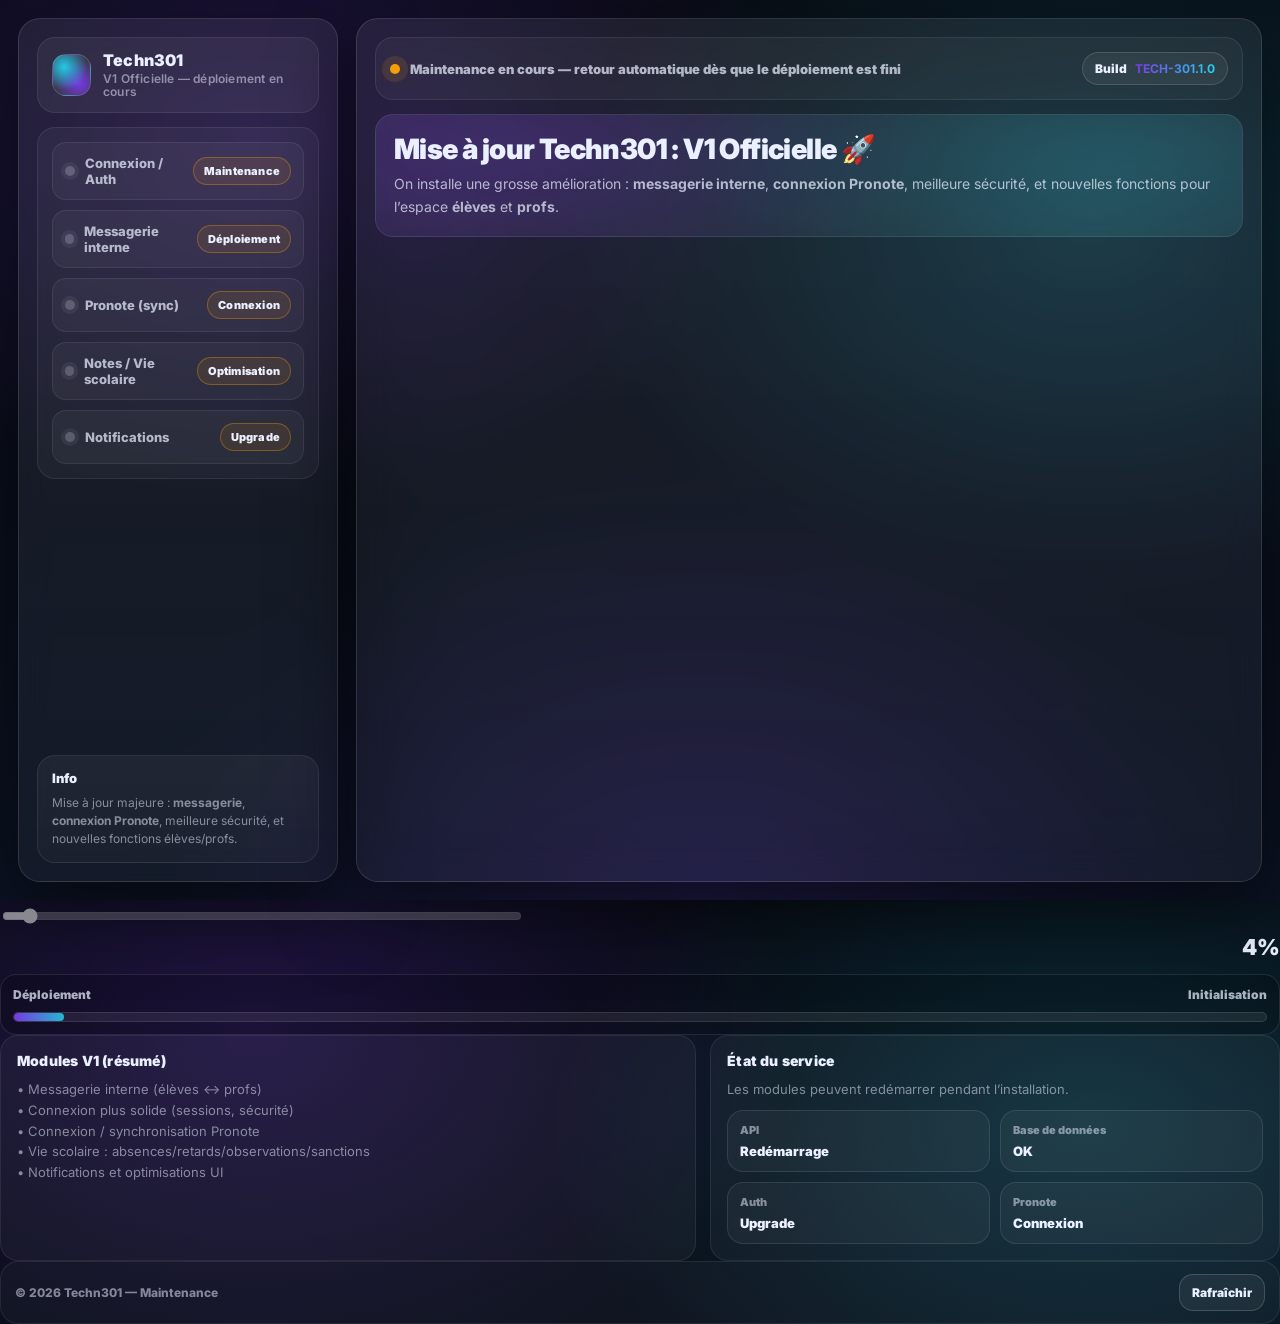
<file: index.html>
<!doctype html>
<html lang="fr">
<head>
  <meta charset="utf-8" />
  <meta name="viewport" content="width=device-width,initial-scale=1" />
  <title>Techn301 — Maintenance</title>

  <link rel="preconnect" href="https://fonts.googleapis.com">
  <link rel="preconnect" href="https://fonts.gstatic.com" crossorigin>
  <link href="https://fonts.googleapis.com/css2?family=Inter:wght@300;400;600;700;800;900&display=swap" rel="stylesheet">

  <style>
    :root{
      --bg0:#070A12;
      --bg1:#0B1222;

      --stroke: rgba(255,255,255,.12);
      --stroke2: rgba(255,255,255,.08);

      --text:#EAF0FF;
      --muted:rgba(234,240,255,.72);
      --muted2:rgba(234,240,255,.52);

      --accent:#7C3AED;
      --accent2:#22D3EE;

      --good:#22C55E;
      --warn:#F59E0B;

      --shadow: 0 24px 80px rgba(0,0,0,.55);
      --radius: 22px;
    }

    *{ box-sizing:border-box; }
    html,body{ height:100%; }

    body{
      margin:0;
      font-family:Inter, system-ui, -apple-system, Segoe UI, Roboto, Arial, sans-serif;
      color:var(--text);
      background:
        radial-gradient(900px 600px at 20% 15%, rgba(124,58,237,.22), transparent 60%),
        radial-gradient(900px 600px at 85% 25%, rgba(34,211,238,.18), transparent 60%),
        radial-gradient(900px 700px at 55% 100%, rgba(124,58,237,.16), transparent 60%),
        linear-gradient(180deg, var(--bg0), var(--bg1));
      overflow:hidden;
    }

    .grid{
      position:fixed; inset:0;
      background-image:
        linear-gradient(to right, rgba(255,255,255,.05) 1px, transparent 1px),
        linear-gradient(to bottom, rgba(255,255,255,.05) 1px, transparent 1px);
      background-size: 80px 80px;
      opacity:.10;
      pointer-events:none;
      mask-image: radial-gradient(circle at 50% 30%, #000 35%, transparent 70%);
    }

    .app{
      position:relative;
      height:100%;
      display:grid;
      grid-template-columns: 320px 1fr;
      gap:18px;
      padding:18px;
    }

    .panel{
      border:1px solid var(--stroke);
      background: linear-gradient(180deg, rgba(255,255,255,.07), rgba(255,255,255,.04));
      border-radius: var(--radius);
      box-shadow: var(--shadow);
      backdrop-filter: blur(18px);
      -webkit-backdrop-filter: blur(18px);
      overflow:hidden;
    }

    /* SIDEBAR */
    .sidebar{
      padding:18px;
      display:flex;
      flex-direction:column;
      gap:14px;
    }

    .brand{
      display:flex; align-items:center; gap:12px;
      padding:14px;
      border-radius: 18px;
      background: rgba(255,255,255,.05);
      border: 1px solid var(--stroke2);
    }
    .logo{
      width:42px; height:42px;
      border-radius: 14px;
      background:
        radial-gradient(circle at 30% 30%, rgba(34,211,238,.95), rgba(34,211,238,.0) 60%),
        radial-gradient(circle at 70% 70%, rgba(124,58,237,.95), rgba(124,58,237,.0) 60%),
        rgba(255,255,255,.06);
      border:1px solid rgba(255,255,255,.14);
    }
    .brand h1{
      margin:0;
      font-size:16px;
      letter-spacing:.2px;
      font-weight:900;
      line-height:1.1;
    }
    .brand small{
      display:block;
      margin-top:2px;
      color:var(--muted2);
      font-size:12px;
      font-weight:600;
    }

    .nav{
      display:flex; flex-direction:column;
      gap:10px;
      padding:14px;
      border-radius: 18px;
      border:1px solid var(--stroke2);
      background: rgba(255,255,255,.04);
    }
    .nav .item{
      display:flex; align-items:center; justify-content:space-between;
      padding:12px 12px;
      border-radius: 14px;
      border:1px solid rgba(255,255,255,.08);
      background: rgba(255,255,255,.04);
    }
    .nav .left{
      display:flex; align-items:center; gap:10px;
      color:var(--muted);
      font-weight:800;
      font-size:13px;
    }
    .dot{
      width:10px; height:10px; border-radius:999px;
      background: rgba(234,240,255,.25);
      box-shadow: 0 0 0 4px rgba(234,240,255,.06);
    }
    .badge{
      font-size:11px;
      font-weight:900;
      padding:6px 10px;
      border-radius:999px;
      border:1px solid rgba(255,255,255,.14);
      background: rgba(255,255,255,.06);
      letter-spacing:.2px;
      user-select:none;
    }
    .badge.good{ border-color: rgba(34,197,94,.35); background: rgba(34,197,94,.10); }
    .badge.warn{ border-color: rgba(245,158,11,.35); background: rgba(245,158,11,.10); }

    .support{
      margin-top:auto;
      padding:14px;
      border-radius: 18px;
      border:1px solid var(--stroke2);
      background: linear-gradient(180deg, rgba(255,255,255,.05), rgba(255,255,255,.03));
    }
    .support h3{
      margin:0 0 8px 0;
      font-size:13px;
      font-weight:900;
    }
    .support p{
      margin:0;
      color:var(--muted2);
      font-size:12px;
      line-height:1.5;
    }

    /* MAIN */
    .main{
      padding:18px;
      display:flex;
      flex-direction:column;
      gap:14px;
      overflow:auto;
    }

    .topbar{
      display:flex;
      align-items:center;
      justify-content:space-between;
      gap:12px;
      padding:14px 14px;
      border-radius: 18px;
      border:1px solid var(--stroke2);
      background: rgba(255,255,255,.04);
    }

    .statusline{
      display:flex; align-items:center; gap:10px;
      color:var(--muted);
      font-weight:900;
      font-size:13px;
    }
    .pill{
      display:inline-flex;
      align-items:center;
      gap:8px;
      padding:8px 12px;
      border-radius:999px;
      border:1px solid rgba(255,255,255,.14);
      background: rgba(255,255,255,.06);
      font-size:12px;
      font-weight:900;
      white-space:nowrap;
    }
    .pill b{
      background: linear-gradient(90deg, var(--accent), var(--accent2));
      -webkit-background-clip:text;
      background-clip:text;
      color:transparent;
    }

    .hero{
      padding:18px;
      border-radius: 18px;
      border:1px solid var(--stroke2);
      background:
        radial-gradient(700px 260px at 15% 30%, rgba(124,58,237,.22), transparent 62%),
        radial-gradient(700px 260px at 85% 35%, rgba(34,211,238,.16), transparent 62%),
        rgba(255,255,255,.04);
    }
    .title{
      margin:0;
      font-size:28px;
      font-weight:900;
      letter-spacing:-.6px;
      line-height:1.15;
    }
    .subtitle{
      margin:8px 0 0 0;
      color:var(--muted);
      font-size:14px;
      line-height:1.6;
      max-width: 900px;
    }

    /* ADMIN CONTROL CARD (visible slider but locked) */
    .control{
      padding:16px;
      border-radius: 18px;
      border:1px solid var(--stroke2);
      background: rgba(255,255,255,.04);
      display:flex;
      gap:16px;
      align-items:center;
      justify-content:space-between;
      flex-wrap:wrap;
    }
    .control .left{
      min-width: 260px;
    }
    .control h2{
      margin:0;
      font-size:13px;
      font-weight:900;
      letter-spacing:.2px;
    }
    .control .hint{
      margin-top:6px;
      color:var(--muted2);
      font-size:12px;
      font-weight:600;
      line-height:1.4;
    }
    .control .right{
      display:flex;
      align-items:center;
      gap:12px;
      flex:1 1 320px;
      justify-content:flex-end;
    }
    .bigPct{
      font-weight:900;
      font-size:22px;
      letter-spacing:-.2px;
      min-width:72px;
      text-align:right;
    }

    input[type="range"]{
      width:min(520px, 100%);
      accent-color: var(--accent2);
      height: 28px;
      opacity: .65;     /* show it's locked */
      cursor: not-allowed;
    }

    .progressWrap{
      padding:12px;
      border-radius: 16px;
      border:1px solid rgba(255,255,255,.10);
      background: rgba(0,0,0,.18);
      margin-top:14px;
    }
    .progressTop{
      display:flex;
      align-items:center;
      justify-content:space-between;
      color:var(--muted);
      font-size:12px;
      font-weight:900;
      margin-bottom:10px;
    }
    .bar{
      height:10px;
      border-radius:999px;
      background: rgba(255,255,255,.08);
      overflow:hidden;
      border:1px solid rgba(255,255,255,.10);
    }
    .bar > i{
      display:block;
      height:100%;
      width: 0%;
      background: linear-gradient(90deg, rgba(124,58,237,.95), rgba(34,211,238,.85));
      border-radius:999px;
      box-shadow: 0 10px 30px rgba(124,58,237,.25);
      transition: width .25s ease;
    }

    .grid2{
      display:grid;
      grid-template-columns: 1.1fr .9fr;
      gap:14px;
    }

    .card{
      padding:16px;
      border-radius: 18px;
      border:1px solid var(--stroke2);
      background: rgba(255,255,255,.04);
    }
    .card h3{
      margin:0 0 10px 0;
      font-size:14px;
      font-weight:900;
      letter-spacing:.2px;
    }
    .card p{
      margin:0;
      color:var(--muted2);
      font-size:13px;
      line-height:1.6;
    }

    .miniCards{
      display:grid;
      grid-template-columns: 1fr 1fr;
      gap:10px;
      margin-top:10px;
    }
    .mini{
      padding:12px;
      border-radius: 16px;
      border:1px solid rgba(255,255,255,.10);
      background: rgba(255,255,255,.04);
    }
    .mini .k{ font-size:11px; color:var(--muted2); font-weight:900; }
    .mini .v{ margin-top:6px; font-size:13px; font-weight:900; }

    .footerNote{
      margin-top:auto;
      display:flex;
      align-items:center;
      justify-content:space-between;
      gap:12px;
      padding:12px 14px;
      border-radius: 18px;
      border:1px solid var(--stroke2);
      background: rgba(255,255,255,.03);
      color:var(--muted2);
      font-size:12px;
      font-weight:800;
      flex-wrap:wrap;
    }

    .btn{
      border:1px solid rgba(255,255,255,.16);
      background: rgba(255,255,255,.06);
      color:var(--text);
      padding:10px 12px;
      border-radius: 14px;
      font-weight:900;
      font-size:12px;
      text-decoration:none;
      display:inline-flex;
      align-items:center;
      justify-content:center;
    }
    .btn.good{
      border-color: rgba(34,197,94,.45);
      background: linear-gradient(180deg, rgba(34,197,94,.18), rgba(34,197,94,.10));
      display:none;
    }

    @media (max-width: 980px){
      body{ overflow:auto; }
      .app{ grid-template-columns: 1fr; height:auto; }
      .grid2{ grid-template-columns: 1fr; }
      .control .right{ justify-content:flex-start; }
      .bigPct{ text-align:left; }
    }
  </style>
</head>

<body>
  <div class="grid"></div>

  <div class="app">
    <!-- SIDEBAR -->
    <aside class="panel sidebar" aria-label="Navigation Techn301">
      <div class="brand">
        <div class="logo" aria-hidden="true"></div>
        <div>
          <h1>Techn301 <small>V1 Officielle — déploiement en cours</small></h1>
        </div>
      </div>

      <div class="nav">
        <div class="item">
          <div class="left"><span class="dot"></span> Connexion / Auth</div>
          <span class="badge warn" id="bAuth">Maintenance</span>
        </div>
        <div class="item">
          <div class="left"><span class="dot"></span> Messagerie interne</div>
          <span class="badge warn" id="bMsg">Déploiement</span>
        </div>
        <div class="item">
          <div class="left"><span class="dot"></span> Pronote (sync)</div>
          <span class="badge warn" id="bPro">Connexion</span>
        </div>
        <div class="item">
          <div class="left"><span class="dot"></span> Notes / Vie scolaire</div>
          <span class="badge warn" id="bVS">Optimisation</span>
        </div>
        <div class="item">
          <div class="left"><span class="dot"></span> Notifications</div>
          <span class="badge warn" id="bNotifs">Upgrade</span>
        </div>
      </div>

      <div class="support">
        <h3>Info</h3>
        <p>
          Mise à jour majeure : <b>messagerie</b>, <b>connexion Pronote</b>, meilleure sécurité,
          et nouvelles fonctions élèves/profs.
        </p>
      </div>
    </aside>

    <!-- MAIN -->
    <main class="panel main" aria-label="Contenu principal">
      <div class="topbar">
        <div class="statusline" id="statusLine">
          <span style="width:10px;height:10px;border-radius:999px;background:rgba(245,158,11,1);display:inline-block;box-shadow:0 0 0 8px rgba(245,158,11,.12)"></span>
          Maintenance en cours — retour automatique dès que le déploiement est fini
        </div>
        <div class="pill" title="Build / version">
          Build <b id="buildTxt">TECH-301.1.0</b>
        </div>
      </div>

      <section class="hero">
        <h2 class="title">Mise à jour Techn301 : V1 Officielle 🚀</h2>
        <p class="subtitle">
          On installe une grosse amélioration : <b>messagerie interne</b>, <b>connexion Pronote</b>,
          meilleure sécurité, et nouvelles fonctions pour l’espace <b>élèves</b> et <b>profs</b>.
        </p>
        
          </div>
          <div class="right">
            <input id="progressSlider" type="range" min="0" max="100" step="1" value="0" disabled>
            <div class="bigPct"><span id="pctTxt">0</span>%</div>
          </div>
        </div>

        <div class="progressWrap">
          <div class="progressTop">
            <span>Déploiement</span>
            <span id="phaseTxt">Initialisation</span>
          </div>
          <div class="bar" role="progressbar" aria-valuemin="0" aria-valuemax="100" aria-valuenow="0">
            <i id="barFill"></i>
          </div>
        </div>
      </section>

      <section class="grid2">
        <div class="card">
          <h3>Modules V1 (résumé)</h3>
          <p>
            • Messagerie interne (élèves ↔ profs) <br>
            • Connexion plus solide (sessions, sécurité) <br>
            • Connexion / synchronisation Pronote <br>
            • Vie scolaire : absences/retards/observations/sanctions <br>
            • Notifications et optimisations UI
          </p>
        </div>

        <div class="card">
          <h3>État du service</h3>
          <p>Les modules peuvent redémarrer pendant l’installation.</p>

          <div class="miniCards">
            <div class="mini">
              <div class="k">API</div>
              <div class="v" id="apiTxt">—</div>
            </div>
            <div class="mini">
              <div class="k">Base de données</div>
              <div class="v" id="dbTxt">—</div>
            </div>
            <div class="mini">
              <div class="k">Auth</div>
              <div class="v" id="authTxt">—</div>
            </div>
            <div class="mini">
              <div class="k">Pronote</div>
              <div class="v" id="proTxt">—</div>
            </div>
          </div>
        </div>
      </section>

      <div class="footerNote">
        <span>© <span id="yearTxt"></span> Techn301 — Maintenance</span>
        <span>
          <a class="btn" href="#" onclick="location.reload();return false;">Rafraîchir</a>
          <a class="btn good" id="goBtn" href="/">Accéder à Techn301</a>
        </span>
      </div>
    </main>
  </div>

  <script>
    const PROGRESS = 4;

    const $ = (s)=>document.querySelector(s);

    const slider = $("#progressSlider");
    const pctTxt = $("#pctTxt");
    const barFill = $("#barFill");
    const phaseTxt = $("#phaseTxt");
    const statusLine = $("#statusLine");
    const progressbar = document.querySelector('[role="progressbar"]');

    const bAuth = $("#bAuth"), bMsg = $("#bMsg"), bPro = $("#bPro"), bVS = $("#bVS"), bNotifs = $("#bNotifs");
    const apiTxt = $("#apiTxt"), dbTxt = $("#dbTxt"), authTxt = $("#authTxt"), proTxt = $("#proTxt");
    const goBtn = $("#goBtn");
    const yearTxt = $("#yearTxt");

    function setBadge(el, kind, txt){
      el.classList.remove("good","warn");
      el.classList.add(kind);
      el.textContent = txt;
    }

    function applyProgress(p){
      const clamped = Math.max(0, Math.min(100, Math.round(p)));

      slider.value = clamped;
      pctTxt.textContent = clamped;
      barFill.style.width = clamped + "%";
      if (progressbar) progressbar.setAttribute("aria-valuenow", String(clamped));

      // Phases + états (logique simple, ajustable)
      let phase = "Initialisation";
      let api = "Redémarrage";
      let db  = "OK";
      let auth = "Upgrade";
      let pro  = "Connexion";

      // Badges
      setBadge(bAuth, "warn", "Maintenance");
      setBadge(bMsg,  "warn", "Déploiement");
      setBadge(bPro,  "warn", "Connexion");
      setBadge(bVS,   "warn", "Optimisation");
      setBadge(bNotifs,"warn","Upgrade");

      if (clamped >= 25){
        phase = "Déploiement";
        api = "OK";
        setBadge(bMsg, "warn", "Déploiement");
      }
      if (clamped >= 50){
        phase = "Sync & sécurité";
        auth = "OK";
        pro = "Sync";
        setBadge(bAuth, "good", "OK");
        setBadge(bPro, "warn", "Sync");
      }
      if (clamped >= 75){
        phase = "Optimisations";
        pro = "OK";
        setBadge(bPro, "good", "OK");
        setBadge(bVS, "warn", "Optimisation");
      }
      if (clamped >= 90){
        phase = "Finalisation";
        setBadge(bVS, "good", "OK");
        setBadge(bNotifs, "warn", "Finalisation");
      }
      if (clamped >= 100){
        phase = "Terminé";
        api = "OK"; db = "OK"; auth = "OK"; pro = "OK";
        setBadge(bAuth, "good", "OK");
        setBadge(bMsg,  "good", "OK");
        setBadge(bPro,  "good", "OK");
        setBadge(bVS,   "good", "OK");
        setBadge(bNotifs,"good","OK");

        statusLine.innerHTML =
          `<span style="width:10px;height:10px;border-radius:999px;background:rgba(34,197,94,1);display:inline-block;box-shadow:0 0 0 8px rgba(34,197,94,.12)"></span>
           Maintenance terminée — tu peux revenir ✅`;

        goBtn.style.display = "inline-flex";
      } else {
        statusLine.innerHTML =
          `<span style="width:10px;height:10px;border-radius:999px;background:rgba(245,158,11,1);display:inline-block;box-shadow:0 0 0 8px rgba(245,158,11,.12)"></span>
           Maintenance en cours — retour automatique dès que le déploiement est fini`;
        goBtn.style.display = "none";
      }

      phaseTxt.textContent = phase;
      apiTxt.textContent = api;
      dbTxt.textContent = db;
      authTxt.textContent = auth;
      proTxt.textContent = pro;
    }

    yearTxt.textContent = new Date().getFullYear();
    applyProgress(PROGRESS);
  </script>
</body>
</html>
</file>
